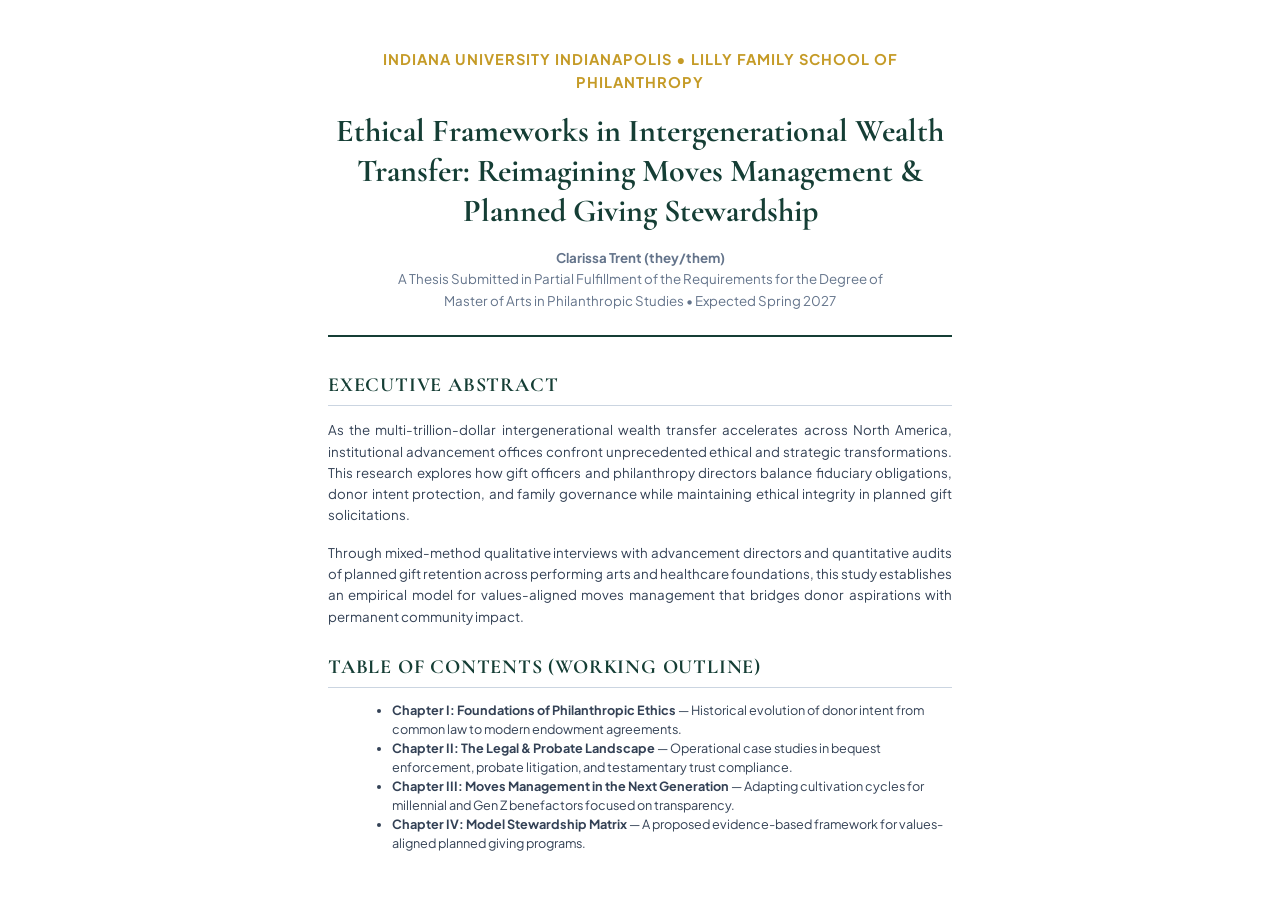
<file: thesis.html>
<!DOCTYPE html>
<html lang="en">
<head>
  <meta charset="UTF-8">
  <title>Clarissa Trent - Master's Thesis</title>
  <style>
    @import url('https://fonts.googleapis.com/css2?family=Cormorant+Garamond:wght@600;700&family=Plus+Jakarta+Sans:wght@300;400;500;600;700&display=swap');
    @page { size: letter; margin: 1in; }
    body {
      font-family: 'Plus Jakarta Sans', sans-serif;
      color: #1e293b;
      line-height: 1.6;
      max-width: 6.5in;
      margin: 0 auto;
      padding: 0.5in 0;
    }
    .header-box {
      text-align: center;
      border-bottom: 2px solid #153e35;
      padding-bottom: 1.5rem;
      margin-bottom: 2rem;
    }
    .inst {
      font-size: 11pt;
      font-weight: 700;
      color: #c59b27;
      text-transform: uppercase;
      letter-spacing: 1px;
    }
    h1 {
      font-family: 'Cormorant Garamond', Georgia, serif;
      font-size: 24pt;
      color: #153e35;
      margin: 1rem 0;
      line-height: 1.25;
    }
    .meta {
      font-size: 10pt;
      color: #64748b;
    }
    h2 {
      font-family: 'Cormorant Garamond', Georgia, serif;
      font-size: 15pt;
      color: #153e35;
      text-transform: uppercase;
      letter-spacing: 0.8px;
      border-bottom: 1px solid #cbd5e1;
      padding-bottom: 4px;
      margin: 1.5rem 0 0.75rem;
    }
    p {
      font-size: 10pt;
      color: #334155;
      margin-bottom: 1rem;
      text-align: justify;
    }
    ul {
      margin-left: 1.5rem;
      font-size: 9.5pt;
      color: #334155;
      line-height: 1.5;
    }
  </style>
</head>
<body>
  <div class="header-box">
    <div class="inst">Indiana University Indianapolis &bull; Lilly Family School of Philanthropy</div>
    <h1>Ethical Frameworks in Intergenerational Wealth Transfer: Reimagining Moves Management &amp; Planned Giving Stewardship</h1>
    <div class="meta">
      <strong>Clarissa Trent (they/them)</strong><br>
      A Thesis Submitted in Partial Fulfillment of the Requirements for the Degree of<br>
      Master of Arts in Philanthropic Studies &bull; Expected Spring 2027
    </div>
  </div>

  <h2>Executive Abstract</h2>
  <p>
    As the multi-trillion-dollar intergenerational wealth transfer accelerates across North America, institutional advancement offices confront unprecedented ethical and strategic transformations. This research explores how gift officers and philanthropy directors balance fiduciary obligations, donor intent protection, and family governance while maintaining ethical integrity in planned gift solicitations.
  </p>
  <p>
    Through mixed-method qualitative interviews with advancement directors and quantitative audits of planned gift retention across performing arts and healthcare foundations, this study establishes an empirical model for values-aligned moves management that bridges donor aspirations with permanent community impact.
  </p>

  <h2>Table of Contents (Working Outline)</h2>
  <ul>
    <li><strong>Chapter I: Foundations of Philanthropic Ethics</strong> &mdash; Historical evolution of donor intent from common law to modern endowment agreements.</li>
    <li><strong>Chapter II: The Legal &amp; Probate Landscape</strong> &mdash; Operational case studies in bequest enforcement, probate litigation, and testamentary trust compliance.</li>
    <li><strong>Chapter III: Moves Management in the Next Generation</strong> &mdash; Adapting cultivation cycles for millennial and Gen Z benefactors focused on transparency.</li>
    <li><strong>Chapter IV: Model Stewardship Matrix</strong> &mdash; A proposed evidence-based framework for values-aligned planned giving programs.</li>
  </ul>
</body>
</html>
</file>
